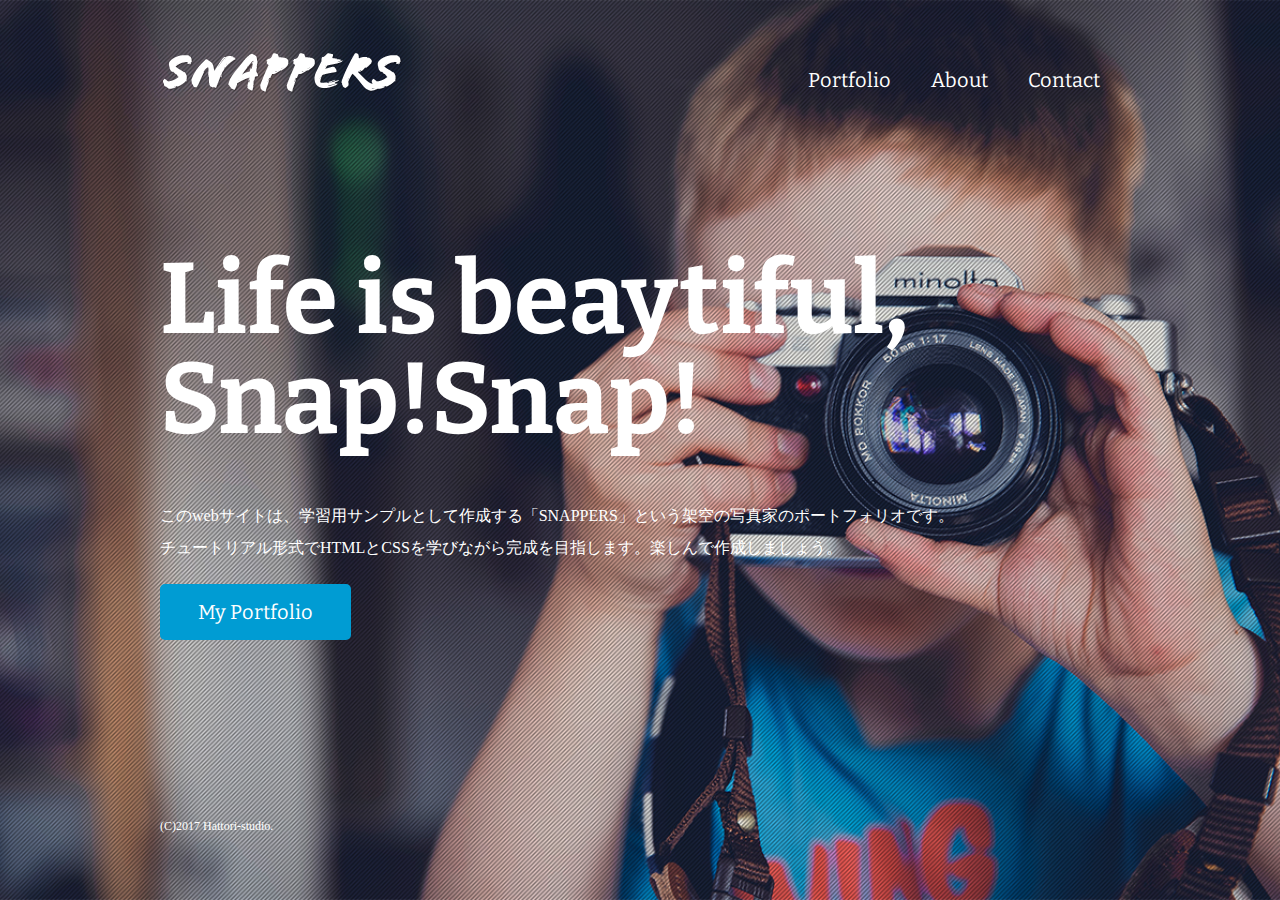
<file: index.html>
<!DOCTYPE html>
<html>
<head>
<meta charset="UTF-8">
<title>風景写真家 「SNAPPERS」Official Website</title>
<link href="https://fonts.googleapis.com/css?family=Bitter:400,700" rel="stylesheet">
<link href="css/style.css" rel="stylesheet">
<link href="favicon.ico" rel="shortcut icon">
</head>  
<body id="index">
  
  <!-- header始まり -->
  <header>
    <div class="logo">
      <a href="index.html"><img src="images/logo.png" alt="SNAPPERS"></a>
    </div>
    <nav>
      <ul class="global-nav">
        <li><a href="portfolio.html">Portfolio</a></li>
        <li><a href="about.html">About</a></li>
        <li><a href="contact.html">Contact</a></li>
      </ul>
    </nav>
  </header>
  <!-- header終わり -->
  
  <!-- wrap始まり -->
  <div id="wrap">
    <div class="content">
      <h1>Life is beaytiful, Snap!Snap!</h1>
      <p>このwebサイトは、学習用サンプルとして作成する「SNAPPERS」という架空の写真家のポートフォリオです。<br>チュートリアル形式でHTMLとCSSを学びながら完成を目指します。楽しんで作成しましょう。</p>
      <p class="btn"><a href="portfolio.html">My Portfolio</a></p>
    </div>
  </div>
  <!-- wtap終わり -->
  
  <!-- footer始まり -->
  <footer>
    <small>(C)2017 Hattori-studio.</small>
  </footer>
  <!-- footer終わり -->
  
</body>
</html>
</file>
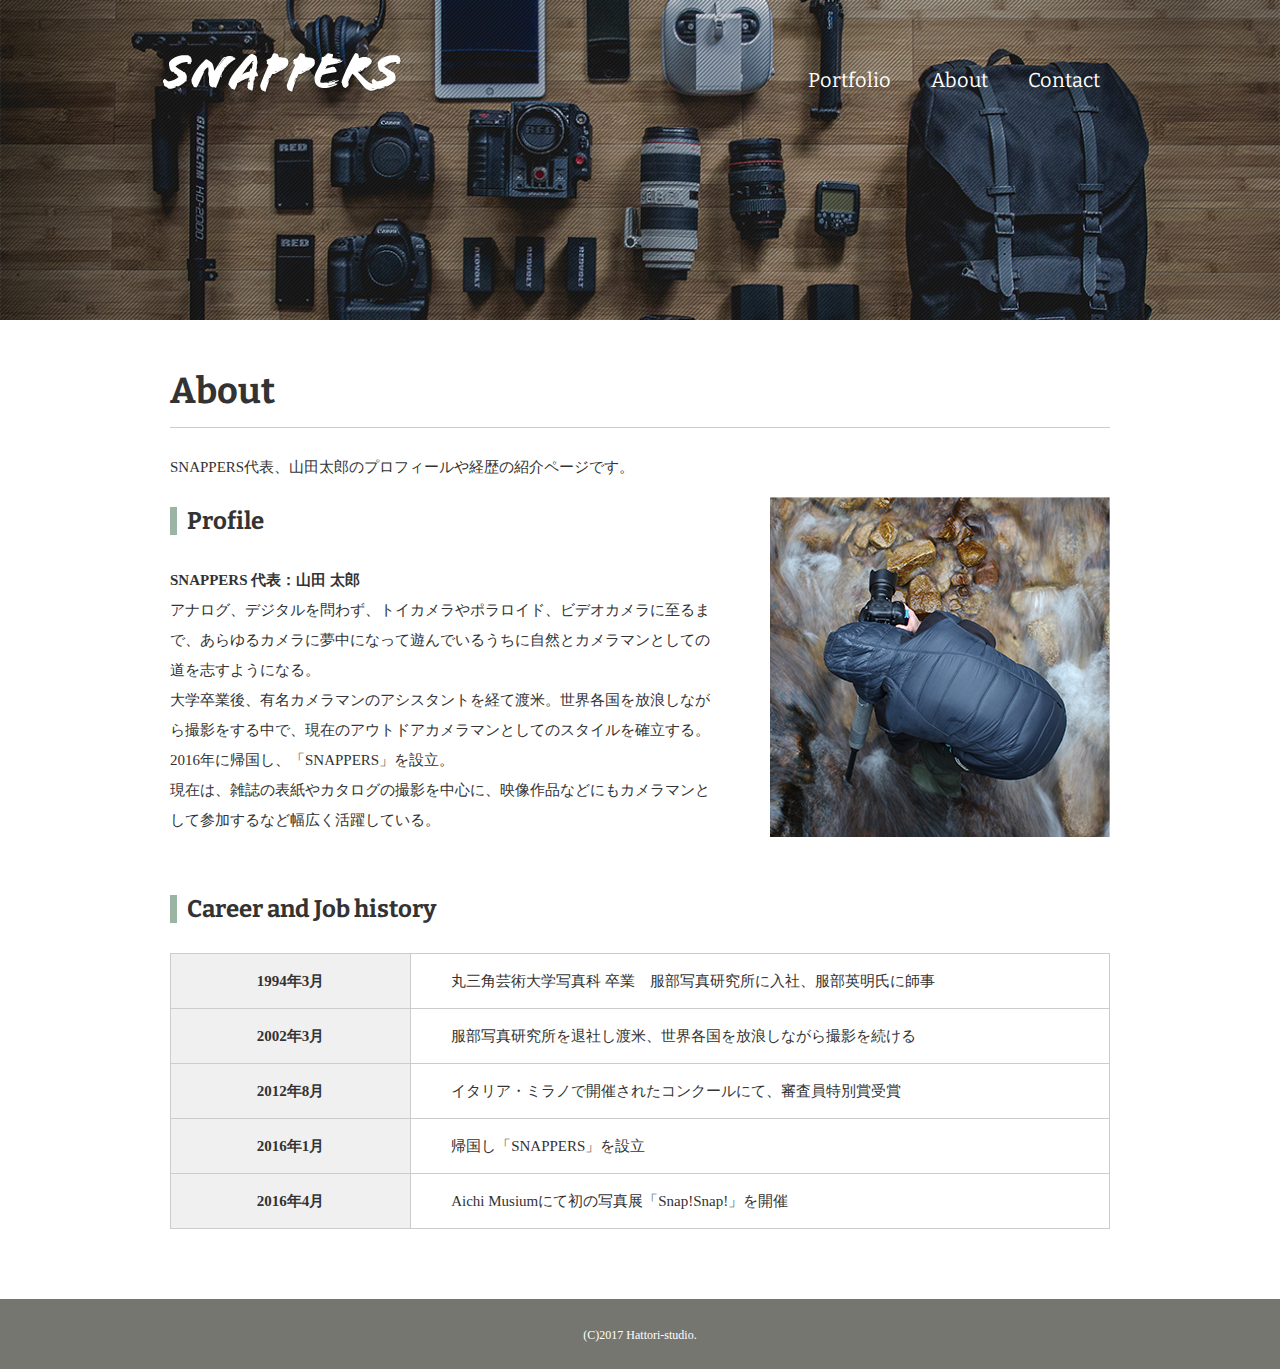
<file: about.html>
<!DOCTYPE html>
<html>
<head>
<meta charset="UTF-8">
<title>About｜風景写真家「SNAPPERS」</title>
<link href="https://fonts.googleapis.com/css?family=Bitter:400,700" rel="stylesheet">
<link href="css/style.css" rel="stylesheet">
</head>
<body id="about">
  
  <!-- header始まり -->
  <header>
    <div class="logo">
      <a href="index.html"><img src="images/logo.png" alt="SNAPPERS"></a>
    </div>
    <nav>
      <ul class="global-nav">
        <li><a href="portfolio.html">Portfolio</a></li>
        <li><a href="about.html">About</a></li>
        <li><a href="contact.html">Contact</a></li>
      </ul>
    </nav>
  </header>
  <!-- header終わり -->
  
  <!-- wrap始まり -->
  <div id="wrap">
    <div class="content">
      <div class="main-center">
        <h1>About</h1>
        <p>SNAPPERS代表、山田太郎のプロフィールや経歴の紹介ページです。</p>
        <section class="profile clearfix">
          <div class="profile-txt">
            <h2 class="icon">Profile</h2>
            <p><span>SNAPPERS 代表：山田 太郎</span><br>アナログ、デジタルを問わず、トイカメラやポラロイド、ビデオカメラに至るまで、あらゆるカメラに夢中になって遊んでいるうちに自然とカメラマンとしての道を志すようになる。<br>大学卒業後、有名カメラマンのアシスタントを経て渡米。世界各国を放浪しながら撮影をする中で、現在のアウトドアカメラマンとしてのスタイルを確立する。2016年に帰国し、「SNAPPERS」を設立。<br>現在は、雑誌の表紙やカタログの撮影を中心に、映像作品などにもカメラマンとして参加するなど幅広く活躍している。</p>
          </div>
          <img src="images/about-profile.png" alt="山田太郎プロフィール画像" class="profile-image">
        </section>
        <section class="career">
          <h2 class="icon">Career and Job history</h2>
          <table>
            <tr>
              <th>1994年3月</th>
              <td>丸三角芸術大学写真科 卒業　服部写真研究所に入社、服部英明氏に師事</td>
            </tr>
            <tr>
              <th>2002年3月</th>
              <td>服部写真研究所を退社し渡米、世界各国を放浪しながら撮影を続ける</td>
            </tr>
            <tr>
              <th>2012年8月</th>
              <td>イタリア・ミラノで開催されたコンクールにて、審査員特別賞受賞</td>
            </tr>
            <tr>
              <th>2016年1月</th>
              <td>帰国し「SNAPPERS」を設立</td>
            </tr>
            <tr>
              <th>2016年4月</th>
              <td>Aichi Musiumにて初の写真展「Snap!Snap!」を開催</td>
            </tr>
          </table>
        </section>
      </div>
    </div>
  </div>
  <!-- wrap終わり -->
  
  <!-- footer始まり -->
  <footer>
    <small>(C)2017 Hattori-studio.</small>
  </footer>
  <!-- footer終わり -->
  
</body>
</html>
</file>
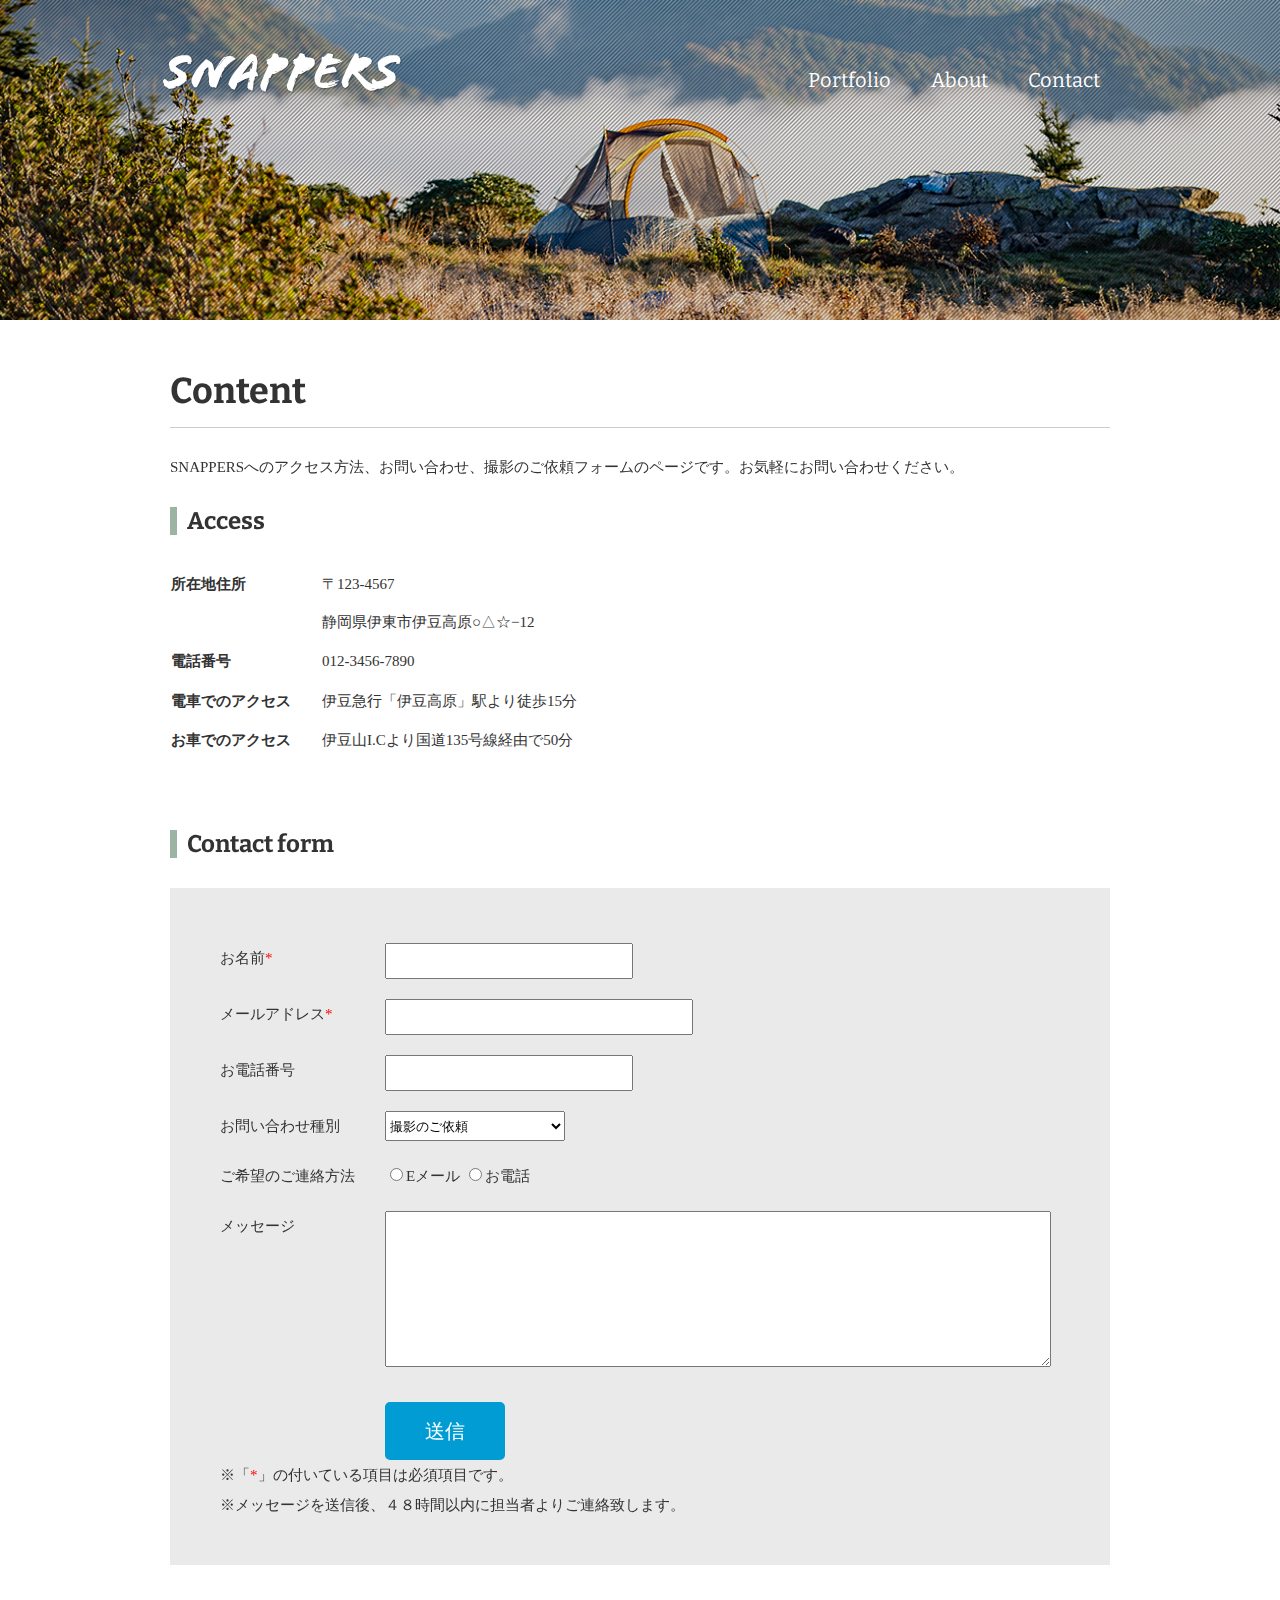
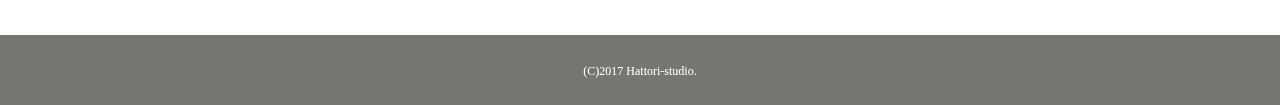
<file: contact.html>
<!DOCTYPE html>
<html>
<head>
<meta charset="UTF-8">
<title>Contact｜風景写真家「SNAPPERS」</title>
<link href="https://fonts.googleapis.com/css?family=Bitter:400,700" rel="stylesheet">
<link href="css/style.css" rel="stylesheet">
</head>  
<body id="contact">
  
  <!-- header始まり -->
  <header>
    <div class="logo">
      <a href="index.html"><img src="images/logo.png" alt="SNAPPERS"></a>
    </div>
    <nav>
      <ul class="global-nav">
        <li><a href="portfolio.html">Portfolio</a></li>
        <li><a href="about.html">About</a></li>
        <li><a href="contact.html">Contact</a></li>
      </ul>
    </nav>
  </header>
  <!-- header終わり -->
  
  <!-- wrap始まり -->
  <div id="wrap">
    <div class="content">
      <div class="main-center">
        <h1>Content</h1>
        <p>SNAPPERSへのアクセス方法、お問い合わせ、撮影のご依頼フォームのページです。お気軽にお問い合わせください。</p>
        <section class="access clearfix">
          <h2 class="icon">Access</h2>
          <table>
            <tr>
              <th>所在地住所</th>
              <td>〒123-4567<br>静岡県伊東市伊豆高原○△☆−12</td>
            </tr>
            <tr>
              <th>電話番号</th>
              <td>012-3456-7890</td>
            </tr>
            <tr>
              <th>電車でのアクセス</th>
              <td>伊豆急行「伊豆高原」駅より徒歩15分</td>
            </tr>
            <tr>
              <th>お車でのアクセス</th>
              <td>伊豆山I.Cより国道135号線経由で50分</td>
            </tr>
          </table>
          <iframe src="https://www.google.com/maps/embed?pb=!1m18!1m12!1m3!1d3786.0227695857297!2d139.10524047504416!3d34.87738800720431!2m3!1f0!2f0!3f0!3m2!1i1024!2i768!4f13.1!3m3!1m2!1s0x6019dc91e6c93e4f%3A0xae7aa327d6680a4!2z5LyK6LGG6auY5Y6f6aeF!5e0!3m2!1sja!2sjp!4v1550632477173" width="460" height="220" frameborder="0" style="border:0" allowfullscreen></iframe>
        </section>
        <section>
          <h2 class="icon">Contact form</h2>
          <div class="form">
            <from>
             <dl>
              <dt><span class="required">お名前</span></dt>
              <dd><input type="text" name="name" class="name" required></dd>
              <dt><span class="required">メールアドレス</span></dt>
              <dd><input type="email" name="email" class="email" required></dd>
              <dt>お電話番号</dt>
              <dd><input type="tel" name="tel" class="tel"></dd>
              <dt>お問い合わせ種別</dt>
              <dd>
               <select name="type" class="type">
                 <option value="撮影のご依頼">撮影のご依頼</option>
                 <option value="講演・各種メディア出演のご依頼">講演・各種メディア出演のご依頼</option>
                 <option value="その他お問い合わせ">その他お問い合わせ</option>
               </select>
              </dd>
              <dt>ご希望のご連絡方法</dt>
              <dd>
               <input type="radio"　name="contact" value="Eメール">Eメール
               <input type="radio"　name="contact" value="お電話">お電話
              </dd>
              <dt>メッセージ</dt>
              <dd><textarea name="message" class="message"></textarea></dd>
             </dl>
             <button type="submit" class="btn">送信</button>
            </from>
            <div class="ttention">
             <p>※「<span class="required"></span>」の付いている項目は必須項目です。<br>
               ※メッセージを送信後、４８時間以内に担当者よりご連絡致します。</p>
            </div>
          </div>
        </section>
      </div>
    </div>
  </div>
  <!-- wtap終わり -->
  
  <!-- footer始まり -->
  <footer>
    <small>(C)2017 Hattori-studio.</small>
  </footer>
  <!-- footer終わり -->
  
</body>
</html>
</file>
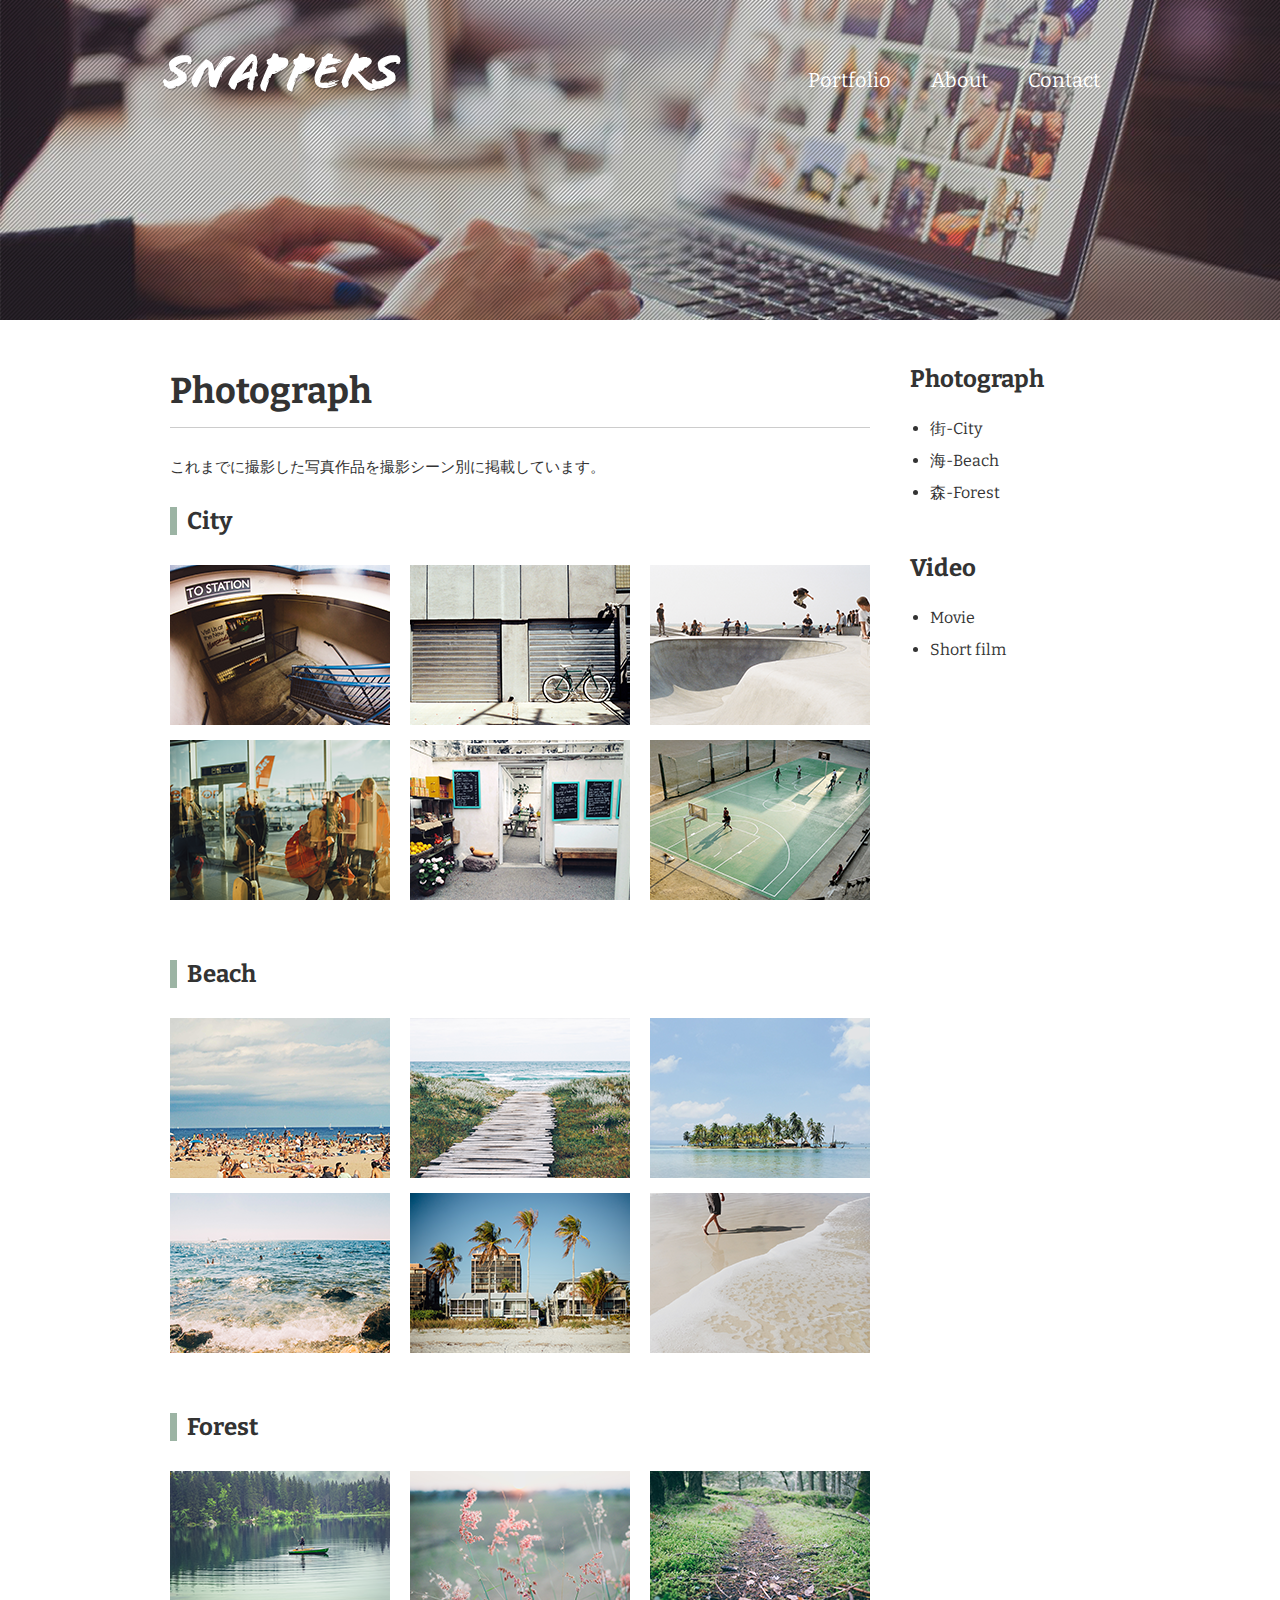
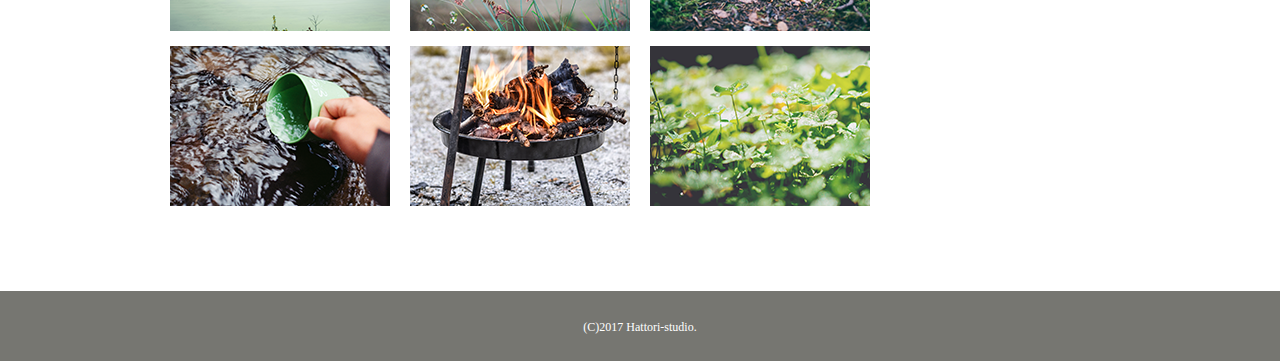
<file: photograph.html>
<!DOCTYPE html>
<html>
<head>
<meta charset="UTF-8">
<title>Photograph｜風景写真家「SNAPPERS」</title>
<link href="https://fonts.googleapis.com/css?family=Bitter:400,700" rel="stylesheet">
<link href="css/style.css" rel="stylesheet">
</head>  
<body id="photograph">
  
  <!-- header始まり -->
  <header>
    <div class="logo">
      <a href="index.html"><img src="images/logo.png" alt="SNAPPERS"></a>
    </div>
    <nav>
      <ul class="global-nav">
        <li><a href="portfolio.html">Portfolio</a></li>
        <li><a href="about.html">About</a></li>
        <li><a href="contact.html">Contact</a></li>
      </ul>
    </nav>
  </header>
  <!-- header終わり -->
  
  <!-- wrap始まり -->
  <div id="wrap" class="clearfix">
    <div class="content">
      <div class="main">
        <h1>Photograph</h1>
        <p>これまでに撮影した写真作品を撮影シーン別に掲載しています。</p>
        <section id="city" class="clearfix">
          <h2 class="icon">City</h2>
          <ul class="photograph-list">
            <li><img src="images/photograph-city-01.png" alt="駅への階段"></li>
            <li><img src="images/photograph-city-02.png" alt="自転車とシャッター"></li>
            <li><img src="images/photograph-city-03.png" alt="スケートパーク"></li>
            <li><img src="images/photograph-city-04.png" alt="エアポート"></li>
            <li><img src="images/photograph-city-05.png" alt="雑貨を扱う店舗"></li>
            <li><img src="images/photograph-city-06.png" alt="ストリートバスケ"></li>          
          </ul>
        </section>
        <section id="beach" class="clearfix">
          <h2 class="icon">Beach</h2>
          <ul class="photograph-list">
            <li><img src="images/photograph-beach-01.png" alt="海水浴場"></li>
            <li><img src="images/photograph-beach-02.png" alt="ビーチへ続く道"></li>
            <li><img src="images/photograph-beach-03.png" alt="離れ小島"></li>
            <li><img src="images/photograph-beach-04.png" alt="岩場と波"></li>
            <li><img src="images/photograph-beach-05.png" alt="ヤシの木"></li>
            <li><img src="images/photograph-beach-06.png" alt="波打ち際"></li>          
          </ul>
        </section>
        <section id="forest" class="clearfix">
          <h2 class="icon">Forest</h2>
          <ul class="photograph-list">
            <li><img src="images/photograph-forest-01.png" alt="池と小舟"></li>
            <li><img src="images/photograph-forest-02.png" alt="可憐な花"></li>
            <li><img src="images/photograph-forest-03.png" alt="森の小径"></li>
            <li><img src="images/photograph-forest-04.png" alt="清流をカップで掬う"></li>
            <li><img src="images/photograph-forest-05.png" alt="焚き火台"></li>
            <li><img src="images/photograph-forest-06.png" alt="新芽と若葉"></li>          
          </ul>
        </section>
      </div>
      <aside class="sidebar">
        <section>
          <h2>Photograph</h2>
          <ul>
            <li><a href="photograph.html#city">街-City</a></li>
            <li><a href="photograph.html#beach">海-Beach</a></li>
            <li><a href="photograph.html#forest">森-Forest</a></li>
          </ul>
        </section>
        <section>
          <h2>Video</h2>
          <ul>
            <li><a href="video.html#movie">Movie</a></li>
            <li><a href="video.html#short film">Short film</a></li>
          </ul>
        </section>   
      </aside>
    </div>
  </div>
  <!-- wtap終わり -->
  
  <!-- footer始まり -->
  <footer>
    <small>(C)2017 Hattori-studio.</small>
  </footer>
  <!-- footer終わり -->
  
</body>
</html>
</file>
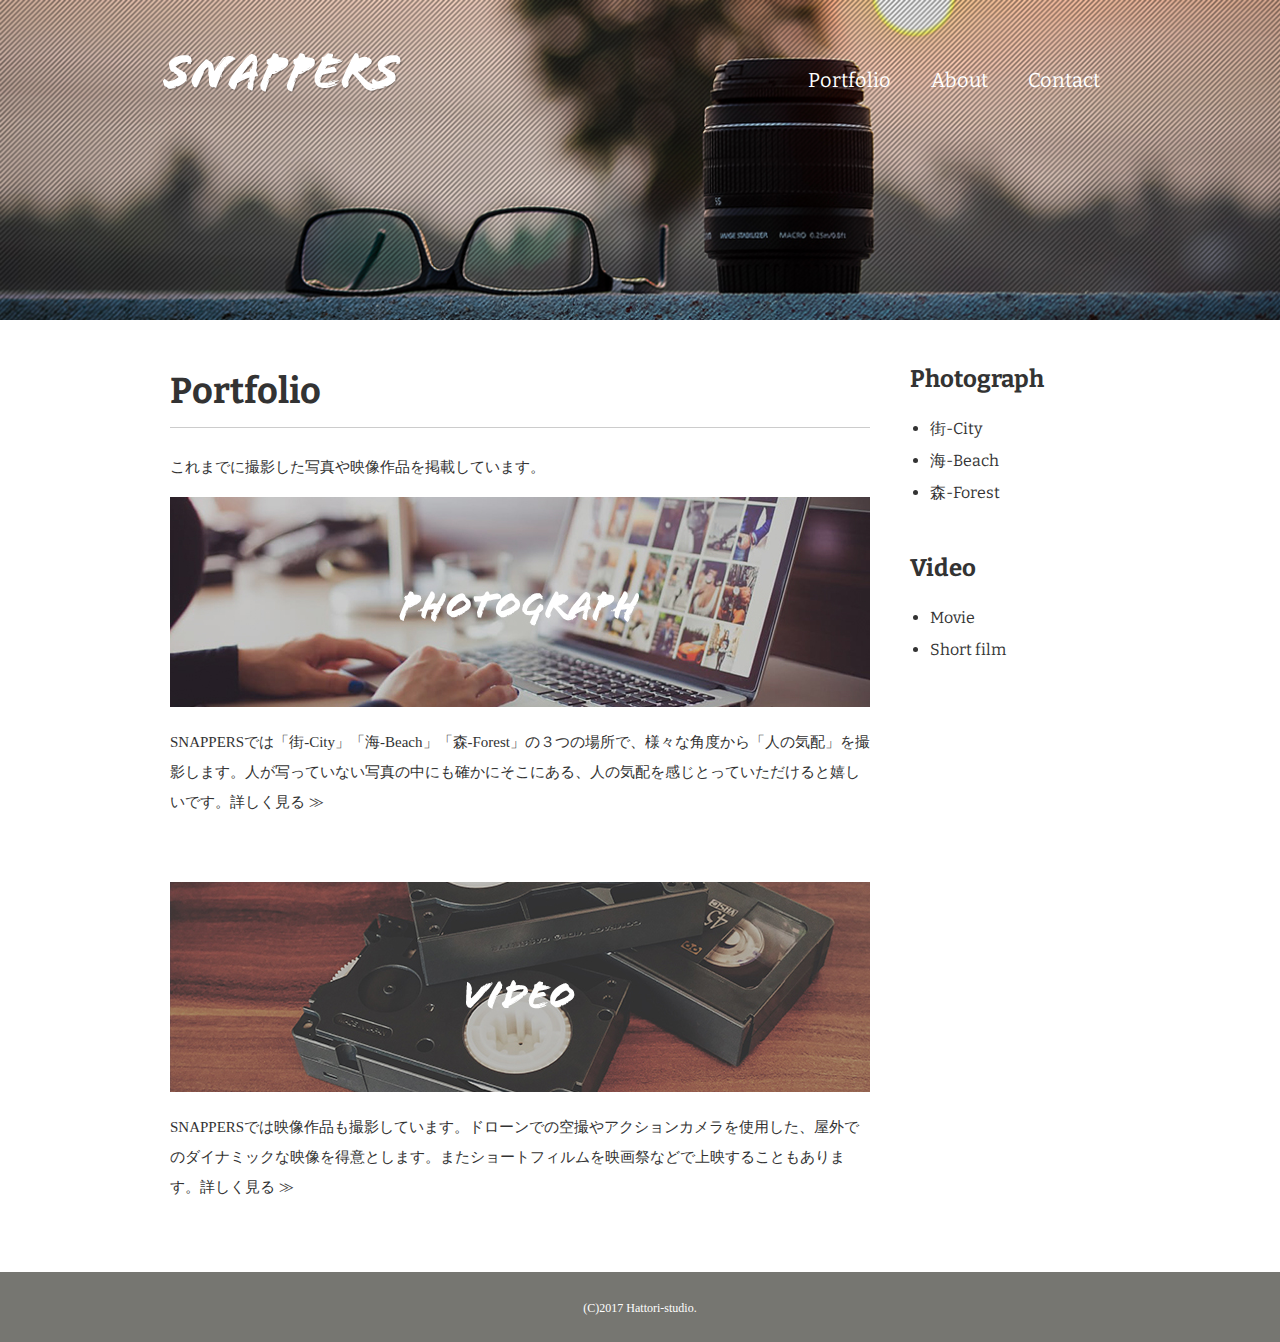
<file: portfolio.html>
<!DOCTYPE html>
<html>
<head>
<meta charset="UTF-8">
<meta name="viewport" content="width=divice-width",initial-scale=1>
<title>Portfolio｜風景写真家「SNAPPERS」</title>
<link href="https://fonts.googleapis.com/css?family=Bitter:400,700" rel="stylesheet">
<link href="css/style.css" rel="stylesheet">
</head>  
<body id="portfolio">
  
  <!-- header始まり -->
  <header>
    <div class="logo">
      <a href="index.html"><img src="images/logo.png" alt="SNAPPERS"></a>
    </div>
    <nav>
      <ul class="global-nav">
        <li><a href="portfolio.html">Portfolio</a></li>
        <li><a href="about.html">About</a></li>
        <li><a href="contact.html">Contact</a></li>
      </ul>
    </nav>
  </header>
  <!-- header終わり -->
  
  <!-- wrap始まり -->
  <div id="wrap" class="clearfix">
    <div class="content">
      <div class="main">
        <h1>Portfolio</h1>
        <p>これまでに撮影した写真や映像作品を掲載しています。</p>
        <section>
          <h2><a href="photograph.html"><img src="images/portfolio-photo.jpg" alt="PHOTOGRAPH"></a></h2>
          <p>SNAPPERSでは「街-City」「海-Beach」「森-Forest」の３つの場所で、様々な角度から「人の気配」を撮影します。人が写っていない写真の中にも確かにそこにある、人の気配を感じとっていただけると嬉しいです。<a href="photograph.html"></a>詳しく見る ≫</p>
        </section>
      　<section>
          <h2><a href="videp.html"><img src="images/portfolio-video.jpg" alt="VIDEO"></a></h2>
          <p>SNAPPERSでは映像作品も撮影しています。ドローンでの空撮やアクションカメラを使用した、屋外でのダイナミックな映像を得意とします。またショートフィルムを映画祭などで上映することもあります。<a href="video.html"></a>詳しく見る ≫</p>
        </section>
      </div>
      <aside class="sidebar">
        <section>
          <h2>Photograph</h2>
          <ul>
            <li><a href="photograph.html#city">街-City</a></li>
            <li><a href="photograph.html#beach">海-Beach</a></li>
            <li><a href="photograph.html#forest">森-Forest</a></li>
          </ul>
        </section>
        <section>
          <h2>Video</h2>
          <ul>
            <li><a href="video.html#movie">Movie</a></li>
            <li><a href="video.html#short film">Short film</a></li>
          </ul>
        </section>  
        <section></section> 
      </aside>
    </div>
  </div>
  <!-- wtap終わり -->
  
  <!-- footer始まり -->
  <footer>
    <small>(C)2017 Hattori-studio.</small>
  </footer>
  <!-- footer終わり -->
  
</body>
</html>
</file>
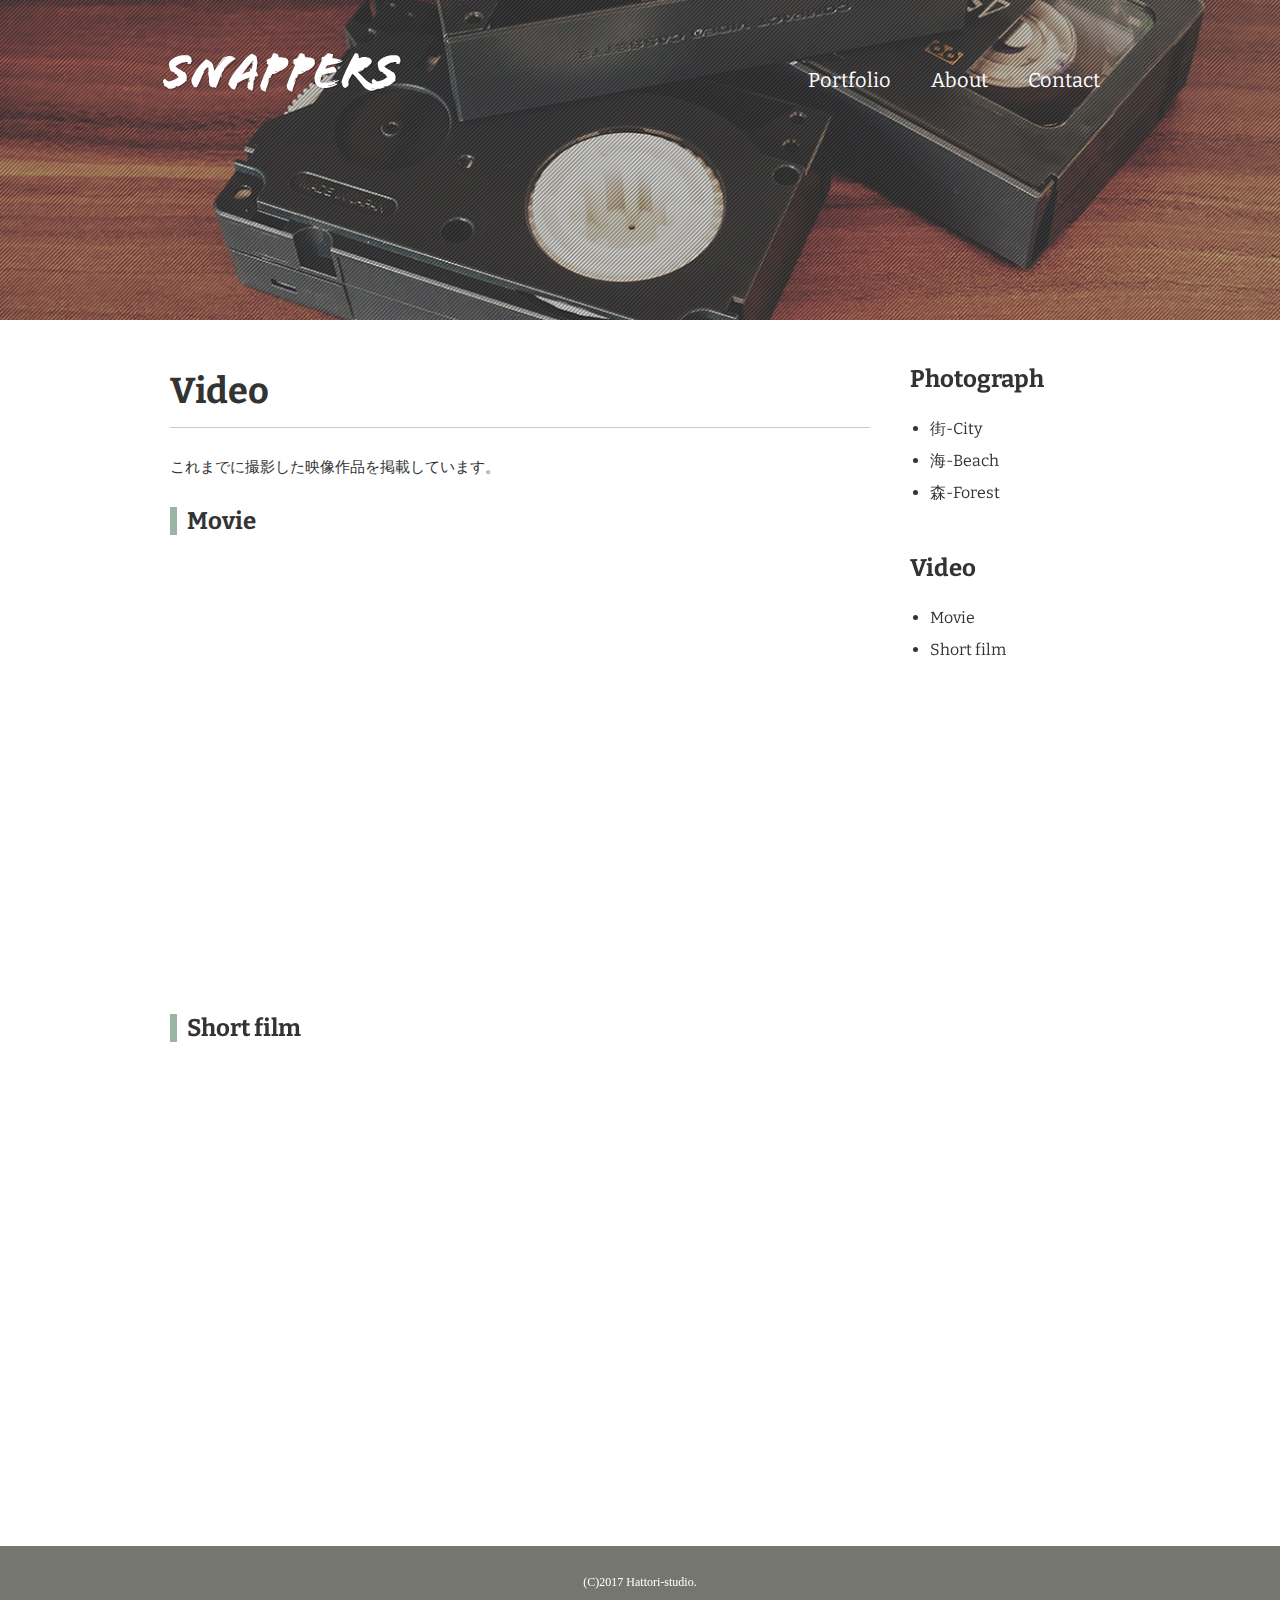
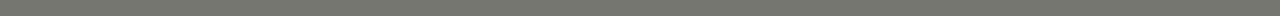
<file: video.html>
<!DOCTYPE html>
<html>
<head>
<meta charset="UTF-8">
<title>Video｜風景写真家「SNAPPERS」</title>
<link href="https://fonts.googleapis.com/css?family=Bitter:400,700" rel="stylesheet">
<link href="css/style.css" rel="stylesheet">
</head>
<body id="video">
  
  <!-- header始まり -->
  <header>
    <div class="logo">
      <a href="index.html"><img src="images/logo.png" alt="SNAPPERS"></a>
    </div>
    <nav>
      <ul class="global-nav">
        <li><a href="portfolio.html">Portfolio</a></li>
        <li><a href="about.html">About</a></li>
        <li><a href="contact.html">Contact</a></li>
      </ul>
    </nav>
  </header>
  <!-- header終わり -->
  
  <!-- wrap始まり -->
  <div id="wrap" class="clearfix">
    <div class="content">
      <div class="main">
        <h1>Video</h1>
        <p>これまでに撮影した映像作品を掲載しています。</p>
        <section id="movie">
          <h2 class="icon">Movie</h2>
          <iframe width="700" height="394" src="https://www.youtube.com/embed/DgNOX9lfck8" frameborder="0" allowfullscreen></iframe>
        </section>
        <section id="short-film">
          <h2 class="icon">Short film</h2>
          <iframe width="700" height="394" src="https://www.youtube.com/embed/NSojQoROjHk" frameborder="0" allowfullscreen></iframe>
        </section>
      </div>
      <aside class="sidebar">
        <section>
          <h2>Photograph</h2>
          <ul>
            <li><a href="photograph.html#city">街-City</a></li>
            <li><a href="photograph.html#beach">海-Beach</a></li>
            <li><a href="photograph.html#forest">森-Forest</a></li>
          </ul>
        </section>
        <section>
          <h2>Video</h2>
          <ul>
            <li><a href="video.html#movie">Movie</a></li>
            <li><a href="video.html#short">Short film</a></li>
          </ul>
        </section>
      </aside>
    </div>
  </div>
  <!-- wrap終わり -->
  
  <!-- footer始まり -->
  <footer>
    <small>(C)2017 Hattori-studio.</small>
  </footer>
  <!-- footer終わり -->
  
</body>
</html>
</file>
<file: css/style.css>
@charset "utf-8";

body {
  margin: 0;
  padding: 0;
  background-color: #cccccc;
  color: #333333;
  font-size: 15px;
  line-height: 2;
}

p,h1,h2,h3,h4,h5,h6 {
  margin-top: 0;
}

img {
  vertical-align:bottom;
}

ul {
  margin: 0;
  padding: 0;
}

a {
  color: #3583aa;
  text-decoration: none;
}

a:visited {
  color: #788d98;
}

a:hover {
  text-decoration: underline;
}

header {
  width: 960px;
  height: 100px;
  margin: 0 auto;
}

.logo {
  float: left;
  margin-top: 50px;
}

.global-nav {
  float: right;
  margin-top: 60px;
}

.global-nav li {
  float: left;
  margin: 0 20px;
  font-size: 20px;
  list-style: none;
  font-family: 'Bitter', serif;
}

.global-nav li a {
  color: #ffffff;
}

.global-nav li a:hover {
  border-bottom: 2px solid #ffffff;
  padding-bottom: 3px;
  text-decoration: none;
}

#wrap {
  clear: both;
  background-color: #ffffff;
  margin-top: 220px;
  padding: 35px 0;
}

.content {
  width: 960px;
  margin: 0 auto;
}

footer {
  text-align: center;
  color: #ffffff;
  padding: 20px 0;
  background-color: #767671;
}

footer small {
  font-size: 12px;
}

#index h1 {
  font-size: 100px;
  line-height: 1;
  color: #ffffff;
  font-family: 'Bitter', serif;
  margin-bottom: 50px;
  border: none;
}

#index .content {
  margin-top: 150px;
}

#index p {
  font-size: 16px;
  color: #ffffff;
}

.btn a {
  background-color: #009cd3;
  color: #ffffff;
  font-size: 20px;
  font-family: 'Bitter', serif;
  width: 185px;
  display: block;
  text-align: center;
  line-height: 50px;
  margin-top: 20px;
  border-radius: 5px;
  border: 3px solid #009cd3;
}

.btn a:hover {
  text-decoration: none;
  background-color: #ffffff;
  color: #009cd3;
}

#index footer {
  width: 960px;
  margin: 150px auto 0 auto;
  text-align: left;
  background-color: transparent;
}

#index {
  background-image: url(../images/bg-index.jpg);
  background-repeat: no-repeat;
  background-position: center center;
  background-attachment: fixed;
  background-size: cover;
}

#about {
  background-image: url(../images/bg-about.jpg);
  background-repeat: no-repeat;
  background-position: center top;
  background-attachment: fixed;
  background-size: 100% auto;
}

.main-center {
  width: 940px;
  margin: 0 auto;
}

h1 {
  font-family: 'Bitter', serif;
  font-size: 36px;
  border-bottom: 1px solid #cccccc;
}

h2 {
  font-family: 'Bitter', serif;
  font-size: 24px;
}

.icon:before {
  content: "";
  padding-right: 10px;
  border-left: 7px solid #9cb4a4;
}

#about .profile-txt {
  width: 540px;
  float: left;
}

#about .profile-txt span {
  font-weight: bold;
}

#about .profile-image {
  float: right;
}

.clearfix:after {
  content: "";
  display: block;
  clear: both;
}

section {
  margin-bottom: 35px;
}

#about .career th {
  width: 240px;
  background-color: #f0f0f0;
  padding: 12px 0;
  border: 1px solid #cccccc;
}

#about .career td {
  width: 660px;
  padding: 12px 0 12px 40px;
  border: 1px solid #cccccc;
}

table {
  border-spacing: 0;
  border-collapse: collapse;
}

#index #wrap {
  background-color: transparent;
  margin-top: 0;
  padding: 0;
}

#portfolio {
  background-image: url(../images/bg-portfolio.jpg);
  background-repeat: no-repeat;
  background-position: center top;
  background-attachment: fixed;
  background-size: 100% auto;
}

.main {
  width: 700px;
  margin: 0 10px;
  float: left;
}

.sidebar {
  width: 200px;
  margin: 0 10px 0 30px;
  float: right;
  font-family: 'Bitter', serif;
}

a img:hover {
  opacity: 0.8;
}

.sidebar h2 {
  margin-bottom: 10px;
}

.sidebar ul {
  font-size: 16px;
  margin-left: 20px;
}

.sidebar ul a {
  color: #333333;
}

#photograph {
  background-image: url(../images/bg-photograph.jpg);
  background-repeat: no-repeat;
  background-position: center top;
  background-attachment: fixed;
  background-size: 100% auto;
}

#photograph .photograph-list li {
  float: left;
  list-style: none;
  margin: 0 20px 15px 0;
}

#photograph .photograph-list li:nth-child(3n) {
  margin-right: 0;
}

#video {
  background-image: url(../images/bg-video.jpg);
  background-repeat: no-repeat;
  background-position: center top;
  background-attachment: fixed;
  background-size: 100% auto;
}

#contact {
  background-image: url(../images/bg-contact.jpg);
  background-repeat: no-repeat;
  background-position: center top;
  background-attachment: fixed;
  background-size: 100% auto;
}

#contact .access table {
  float: left;
}

#contact .access th,
#contact .access td {
  text-align: left;
  vertical-align: top;
  line-height: 2.5;
}

#contact .access td {
  padding-left: 30px;
}

#contact .access iframe {
  width: 460px;
  float: right;
}

#contact .form {
  background-color: #eaeaea;
  padding: 30px 50px;
}

#contact .form dl dt {
  width: 165px;
  padding: 10px 0;
  float: left;
  clear: both;
}

#contact .form dl dd {
  padding: 10px 0;
}

#contact .form .name {
  width: 240px;
  height: 30px;
}

#contact .form .email {
  width: 300px;
  height: 30px;
}

#contact .form .tel {
  width: 240px;
  height: 30px;
}

#contact .form .type {
  width: 180px;
  height: 30px;
}

#contact .form .message {
  width: 660px;
  height: 150px;
}

#contact .form button {
  background-color: #009cd3;
  color: #ffffff;
  font-size: 20px;
  width: 120px;
  display: block;
  text-align: center;
  line-height: 50px;
  border-radius: 5px;
  border: 3px solid #009cd3;
  margin-left: 165px;
}

#contact .form button:hover {
  background-color: #ffffff;
  color: #009cd3;
  cursor: pointer;
}

#contact .form .required:after {
  content: "*";
  color: #ff0000;
}

#contact .form .attention {
  margin: 20px 0 0 165px;
}

@media screen and (max-width:600px) {
  /* 画面サイズが600px以下の場合に使用 */

  body {
   font-size: 3.5vw;
  }
  
  h1 {
   font-size: 7.2vw;
  }
  
  h2 {
   font-size: 6vw;
  }
  
  header{
    width: auto;
    margin: 0 5%;
  }
  
  .logo {
    float: none;
    margin-top: 60px;
    text-align: center;
  }
  
  .gloval-nav {
    float: none;
    margin-top: 40px;
    text-align: center;
  }
  
  .gloval-nav li {
    display: inline;
    float: none;
    margin: 0 8px;
  }
  
  #wrap {
    margin-top: 40px;
    padding: 35px 0 0;
  }
  
  .content{
    width: 100%;
  }

  .main {
    float: none;
    width: auto;
    margin: 0 5%;
  }
  
  h2 img {
    max-width: 100%;
  }
  
  #portfolio {
    background-image: url(../images/bg-portfolio-sp.jpg);
  }

  .sidebar {
    width: auto;
    float: none;
    margin: 0;
    padding: 30px 10% 10px;
  }
}
</file>
